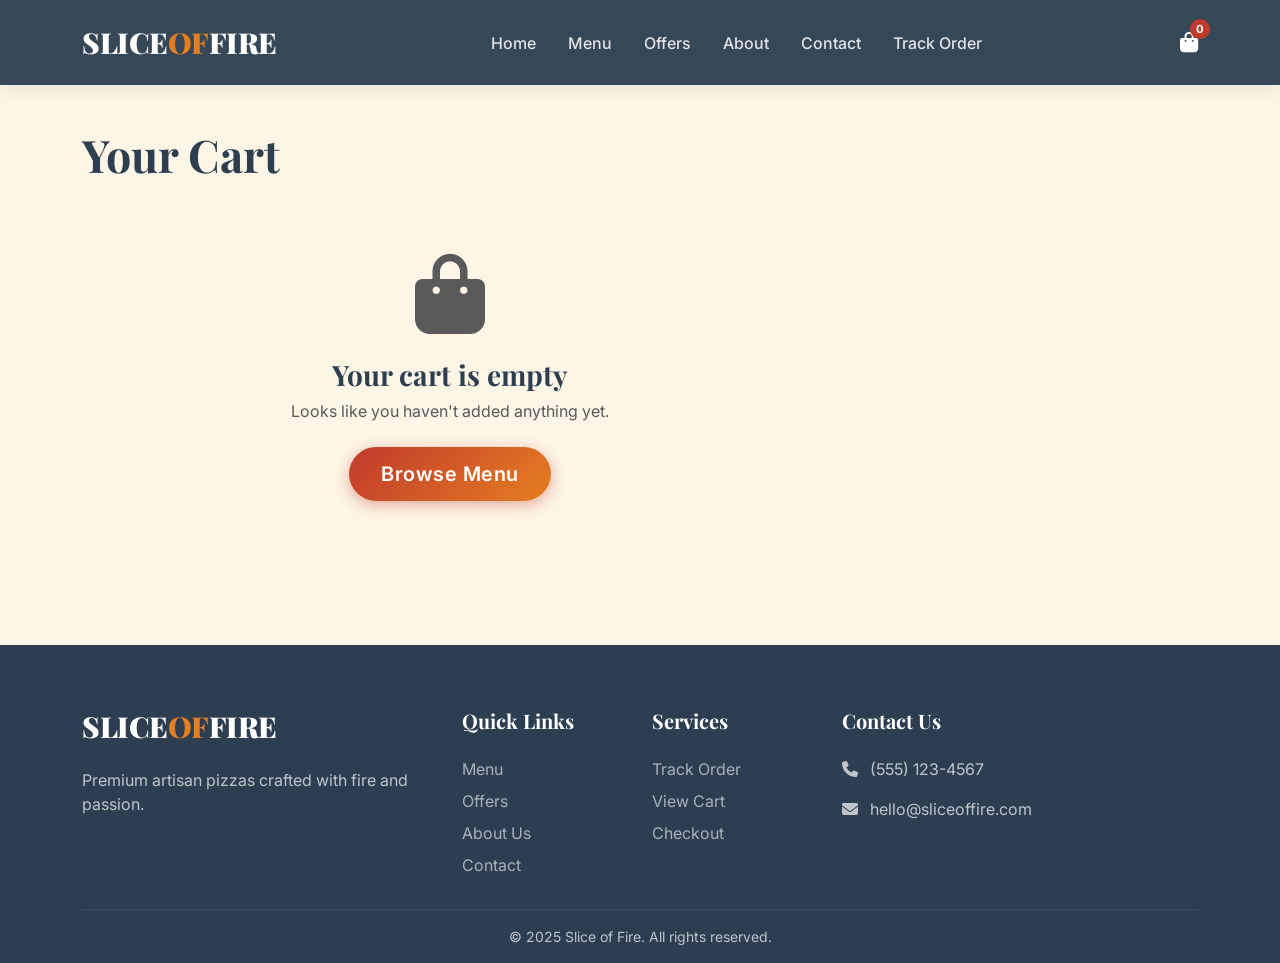
<file: cart.html>
<!DOCTYPE html>
<html lang="en">
<head>
    <meta charset="UTF-8">
    <meta name="viewport" content="width=device-width, initial-scale=1.0">
    <meta name="description" content="Review your cart at Slice of Fire. Update quantities, apply coupons, and proceed to checkout.">
    <title>Your Cart | Slice of Fire</title>
    <link href="https://cdn.jsdelivr.net/npm/bootstrap@5.3.0/dist/css/bootstrap.min.css" rel="stylesheet">
    <link rel="stylesheet" href="https://cdnjs.cloudflare.com/ajax/libs/font-awesome/6.4.0/css/all.min.css">
    <link rel="stylesheet" href="css/style.css">
</head>
<body>
    <div class="loader-wrapper"><div class="pizza-loader"></div></div>

    <nav class="navbar navbar-expand-lg fixed-top">
        <div class="container">
            <a class="navbar-brand" href="index.html">SLICE<span>OF</span>FIRE</a>
            <button class="navbar-toggler" type="button" data-bs-toggle="collapse" data-bs-target="#navbarNav" aria-label="Toggle navigation">
                <span class="navbar-toggler-icon"></span>
            </button>
            <div class="collapse navbar-collapse" id="navbarNav">
                <ul class="navbar-nav mx-auto">
                    <li class="nav-item"><a class="nav-link" href="index.html">Home</a></li>
                    <li class="nav-item"><a class="nav-link" href="menu.html">Menu</a></li>
                    <li class="nav-item"><a class="nav-link" href="offers.html">Offers</a></li>
                    <li class="nav-item"><a class="nav-link" href="about.html">About</a></li>
                    <li class="nav-item"><a class="nav-link" href="contact.html">Contact</a></li>
                    <li class="nav-item"><a class="nav-link" href="order-tracking.html">Track Order</a></li>
                </ul>
                <a href="cart.html" class="cart-icon">
                    <i class="fas fa-shopping-bag"></i>
                    <span class="cart-badge">0</span>
                </a>
            </div>
        </div>
    </nav>

    <section class="py-5" style="margin-top: 80px;">
        <div class="container">
            <h1 class="section-title mb-4">Your Cart</h1>

            <div class="row g-4" id="cart-content">
                <div class="col-lg-8">
                    <div id="cart-items">
                        <!-- Cart items populated by JS -->
                    </div>
                    <!-- Empty Cart State -->
                    <div id="empty-cart" class="text-center py-5 d-none">
                        <i class="fas fa-shopping-bag fa-5x text-muted mb-4"></i>
                        <h3>Your cart is empty</h3>
                        <p class="text-muted mb-4">Looks like you haven't added anything yet.</p>
                        <a href="menu.html" class="btn btn-primary btn-lg">Browse Menu</a>
                    </div>
                </div>

                <div class="col-lg-4" id="cart-summary">
                    <div class="bg-white p-4 rounded-4 shadow-sm sticky-top" style="top: 100px;">
                        <h4 class="mb-4">Order Summary</h4>
                        <div class="d-flex justify-content-between mb-2">
                            <span>Subtotal</span>
                            <span id="subtotal">$0.00</span>
                        </div>
                        <div class="d-flex justify-content-between mb-2">
                            <span>Delivery Fee</span>
                            <span id="delivery-fee">$4.99</span>
                        </div>
                        <div class="d-flex justify-content-between mb-2 text-success" id="discount-row" style="display: none !important;">
                            <span>Discount</span>
                            <span id="discount">-$0.00</span>
                        </div>
                        <hr>
                        <div class="d-flex justify-content-between mb-4">
                            <strong class="fs-5">Total</strong>
                            <strong class="fs-5 text-primary" id="grand-total">$0.00</strong>
                        </div>

                        <!-- Coupon -->
                        <div class="input-group mb-3">
                            <input type="text" id="coupon-input" class="form-control" placeholder="Coupon code">
                            <button class="btn btn-outline-primary" id="apply-coupon">Apply</button>
                        </div>
                        <p class="small text-muted mb-3">Try: FIRE10, SLICE20, WELCOME15</p>

                        <a href="checkout.html" class="btn btn-primary btn-lg w-100" id="checkout-btn">Proceed to Checkout</a>
                    </div>
                </div>
            </div>
        </div>
    </section>

    <footer class="mt-5">
        <div class="container">
            <div class="row g-4">
                <div class="col-lg-4"><h5 class="navbar-brand">SLICE<span>OF</span>FIRE</h5><p>Premium artisan pizzas crafted with fire and passion.</p></div>
                <div class="col-lg-2 col-md-4"><h5>Quick Links</h5><a href="menu.html">Menu</a><a href="offers.html">Offers</a><a href="about.html">About Us</a><a href="contact.html">Contact</a></div>
                <div class="col-lg-2 col-md-4"><h5>Services</h5><a href="order-tracking.html">Track Order</a><a href="cart.html">View Cart</a><a href="checkout.html">Checkout</a></div>
                <div class="col-lg-4 col-md-4"><h5>Contact Us</h5><p><i class="fas fa-phone me-2"></i> (555) 123-4567</p><p><i class="fas fa-envelope me-2"></i> hello@sliceoffire.com</p></div>
            </div>
            <hr class="mt-4 border-secondary">
            <p class="text-center mb-0 small">© 2025 Slice of Fire. All rights reserved.</p>
        </div>
    </footer>

    <script src="https://cdn.jsdelivr.net/npm/bootstrap@5.3.0/dist/js/bootstrap.bundle.min.js"></script>
    <script src="js/main.js"></script>
    <script src="js/cart.js"></script>
</body>
</html>
</file>
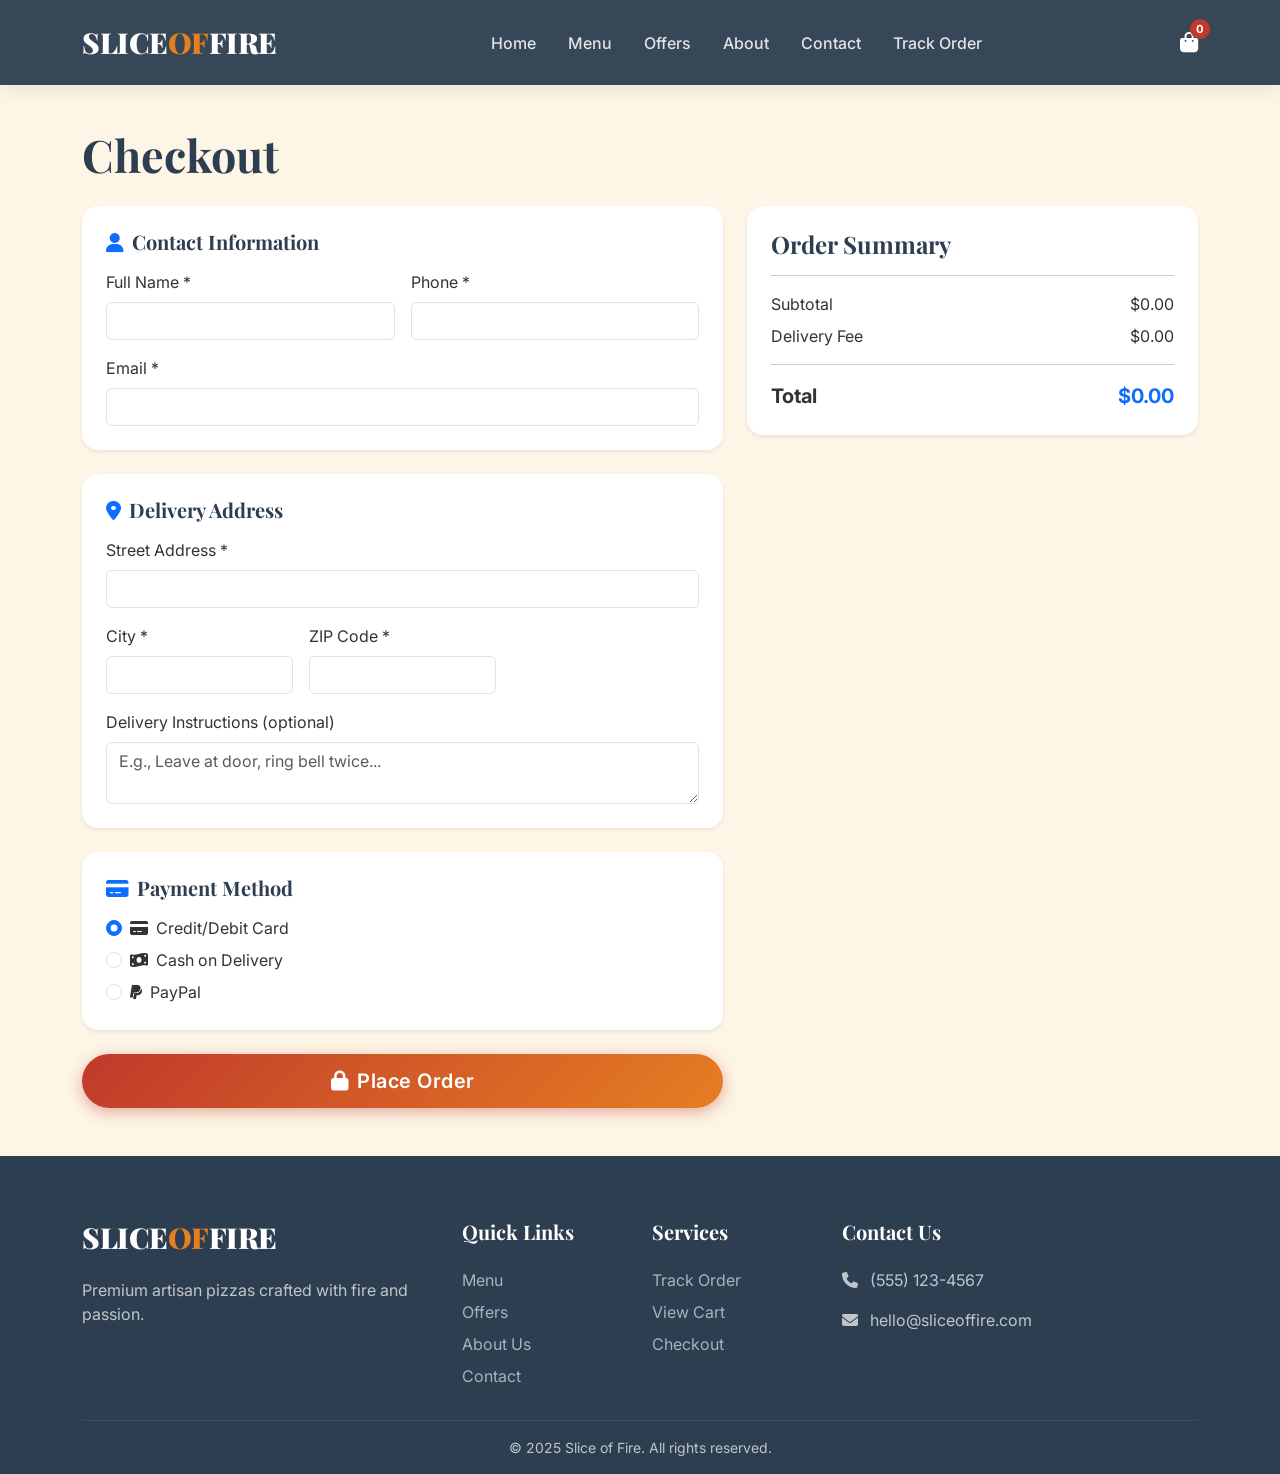
<file: checkout.html>
<!DOCTYPE html>
<html lang="en">
<head>
    <meta charset="UTF-8">
    <meta name="viewport" content="width=device-width, initial-scale=1.0">
    <meta name="description" content="Complete your order at Slice of Fire. Enter your delivery details and payment method.">
    <title>Checkout | Slice of Fire</title>
    <link href="https://cdn.jsdelivr.net/npm/bootstrap@5.3.0/dist/css/bootstrap.min.css" rel="stylesheet">
    <link rel="stylesheet" href="https://cdnjs.cloudflare.com/ajax/libs/font-awesome/6.4.0/css/all.min.css">
    <link rel="stylesheet" href="css/style.css">
</head>
<body>
    <div class="loader-wrapper"><div class="pizza-loader"></div></div>

    <nav class="navbar navbar-expand-lg fixed-top">
        <div class="container">
            <a class="navbar-brand" href="index.html">SLICE<span>OF</span>FIRE</a>
            <button class="navbar-toggler" type="button" data-bs-toggle="collapse" data-bs-target="#navbarNav" aria-label="Toggle navigation">
                <span class="navbar-toggler-icon"></span>
            </button>
            <div class="collapse navbar-collapse" id="navbarNav">
                <ul class="navbar-nav mx-auto">
                    <li class="nav-item"><a class="nav-link" href="index.html">Home</a></li>
                    <li class="nav-item"><a class="nav-link" href="menu.html">Menu</a></li>
                    <li class="nav-item"><a class="nav-link" href="offers.html">Offers</a></li>
                    <li class="nav-item"><a class="nav-link" href="about.html">About</a></li>
                    <li class="nav-item"><a class="nav-link" href="contact.html">Contact</a></li>
                    <li class="nav-item"><a class="nav-link" href="order-tracking.html">Track Order</a></li>
                </ul>
                <a href="cart.html" class="cart-icon">
                    <i class="fas fa-shopping-bag"></i>
                    <span class="cart-badge">0</span>
                </a>
            </div>
        </div>
    </nav>

    <section class="py-5" style="margin-top: 80px;">
        <div class="container">
            <h1 class="section-title mb-4">Checkout</h1>

            <div class="row g-4">
                <div class="col-lg-7">
                    <form id="checkout-form">
                        <!-- Customer Info -->
                        <div class="bg-white p-4 rounded-4 shadow-sm mb-4">
                            <h5 class="mb-3"><i class="fas fa-user me-2 text-primary"></i>Contact Information</h5>
                            <div class="row g-3">
                                <div class="col-md-6">
                                    <label for="fullName" class="form-label">Full Name *</label>
                                    <input type="text" class="form-control" id="fullName" required>
                                </div>
                                <div class="col-md-6">
                                    <label for="phone" class="form-label">Phone *</label>
                                    <input type="tel" class="form-control" id="phone" required>
                                </div>
                                <div class="col-12">
                                    <label for="email" class="form-label">Email *</label>
                                    <input type="email" class="form-control" id="email" required>
                                </div>
                            </div>
                        </div>

                        <!-- Delivery Address -->
                        <div class="bg-white p-4 rounded-4 shadow-sm mb-4">
                            <h5 class="mb-3"><i class="fas fa-map-marker-alt me-2 text-primary"></i>Delivery Address</h5>
                            <div class="row g-3">
                                <div class="col-12">
                                    <label for="address" class="form-label">Street Address *</label>
                                    <input type="text" class="form-control" id="address" required>
                                </div>
                                <div class="col-md-4">
                                    <label for="city" class="form-label">City *</label>
                                    <input type="text" class="form-control" id="city" required>
                                </div>
                                <div class="col-md-4">
                                    <label for="zip" class="form-label">ZIP Code *</label>
                                    <input type="text" class="form-control" id="zip" required>
                                </div>
                                <div class="col-12">
                                    <label for="instructions" class="form-label">Delivery Instructions (optional)</label>
                                    <textarea class="form-control" id="instructions" rows="2" placeholder="E.g., Leave at door, ring bell twice..."></textarea>
                                </div>
                            </div>
                        </div>

                        <!-- Payment Method -->
                        <div class="bg-white p-4 rounded-4 shadow-sm mb-4">
                            <h5 class="mb-3"><i class="fas fa-credit-card me-2 text-primary"></i>Payment Method</h5>
                            <div class="form-check mb-2">
                                <input class="form-check-input" type="radio" name="payment" id="card" value="card" checked>
                                <label class="form-check-label" for="card"><i class="fas fa-credit-card me-2"></i>Credit/Debit Card</label>
                            </div>
                            <div class="form-check mb-2">
                                <input class="form-check-input" type="radio" name="payment" id="cash" value="cash">
                                <label class="form-check-label" for="cash"><i class="fas fa-money-bill-wave me-2"></i>Cash on Delivery</label>
                            </div>
                            <div class="form-check">
                                <input class="form-check-input" type="radio" name="payment" id="paypal" value="paypal">
                                <label class="form-check-label" for="paypal"><i class="fab fa-paypal me-2"></i>PayPal</label>
                            </div>
                        </div>

                        <button type="submit" class="btn btn-primary btn-lg w-100">
                            <i class="fas fa-lock me-2"></i>Place Order
                        </button>
                    </form>
                </div>

                <!-- Order Summary -->
                <div class="col-lg-5">
                    <div class="bg-white p-4 rounded-4 shadow-sm sticky-top" style="top: 100px;">
                        <h4 class="mb-3">Order Summary</h4>
                        <div id="checkout-summary-items">
                            <!-- Populated by JS -->
                        </div>
                        <hr>
                        <div class="d-flex justify-content-between mb-2">
                            <span>Subtotal</span><span id="checkout-subtotal">$0.00</span>
                        </div>
                        <div class="d-flex justify-content-between mb-2">
                            <span>Delivery Fee</span><span id="checkout-delivery">$0.00</span>
                        </div>
                        <div class="d-flex justify-content-between mb-2 text-success" id="checkout-discount-row" style="display: none !important;">
                            <span>Discount</span><span id="checkout-discount">-$0.00</span>
                        </div>
                        <hr>
                        <div class="d-flex justify-content-between">
                            <strong class="fs-5">Total</strong>
                            <strong class="fs-5 text-primary" id="checkout-total">$0.00</strong>
                        </div>
                    </div>
                </div>
            </div>
        </div>
    </section>

    <footer>
        <div class="container">
            <div class="row g-4">
                <div class="col-lg-4"><h5 class="navbar-brand">SLICE<span>OF</span>FIRE</h5><p>Premium artisan pizzas crafted with fire and passion.</p></div>
                <div class="col-lg-2 col-md-4"><h5>Quick Links</h5><a href="menu.html">Menu</a><a href="offers.html">Offers</a><a href="about.html">About Us</a><a href="contact.html">Contact</a></div>
                <div class="col-lg-2 col-md-4"><h5>Services</h5><a href="order-tracking.html">Track Order</a><a href="cart.html">View Cart</a><a href="checkout.html">Checkout</a></div>
                <div class="col-lg-4 col-md-4"><h5>Contact Us</h5><p><i class="fas fa-phone me-2"></i> (555) 123-4567</p><p><i class="fas fa-envelope me-2"></i> hello@sliceoffire.com</p></div>
            </div>
            <hr class="mt-4 border-secondary">
            <p class="text-center mb-0 small">© 2025 Slice of Fire. All rights reserved.</p>
        </div>
    </footer>

    <script src="https://cdn.jsdelivr.net/npm/bootstrap@5.3.0/dist/js/bootstrap.bundle.min.js"></script>
    <script src="js/main.js"></script>
    <script src="js/checkout.js"></script>
</body>
</html>
</file>
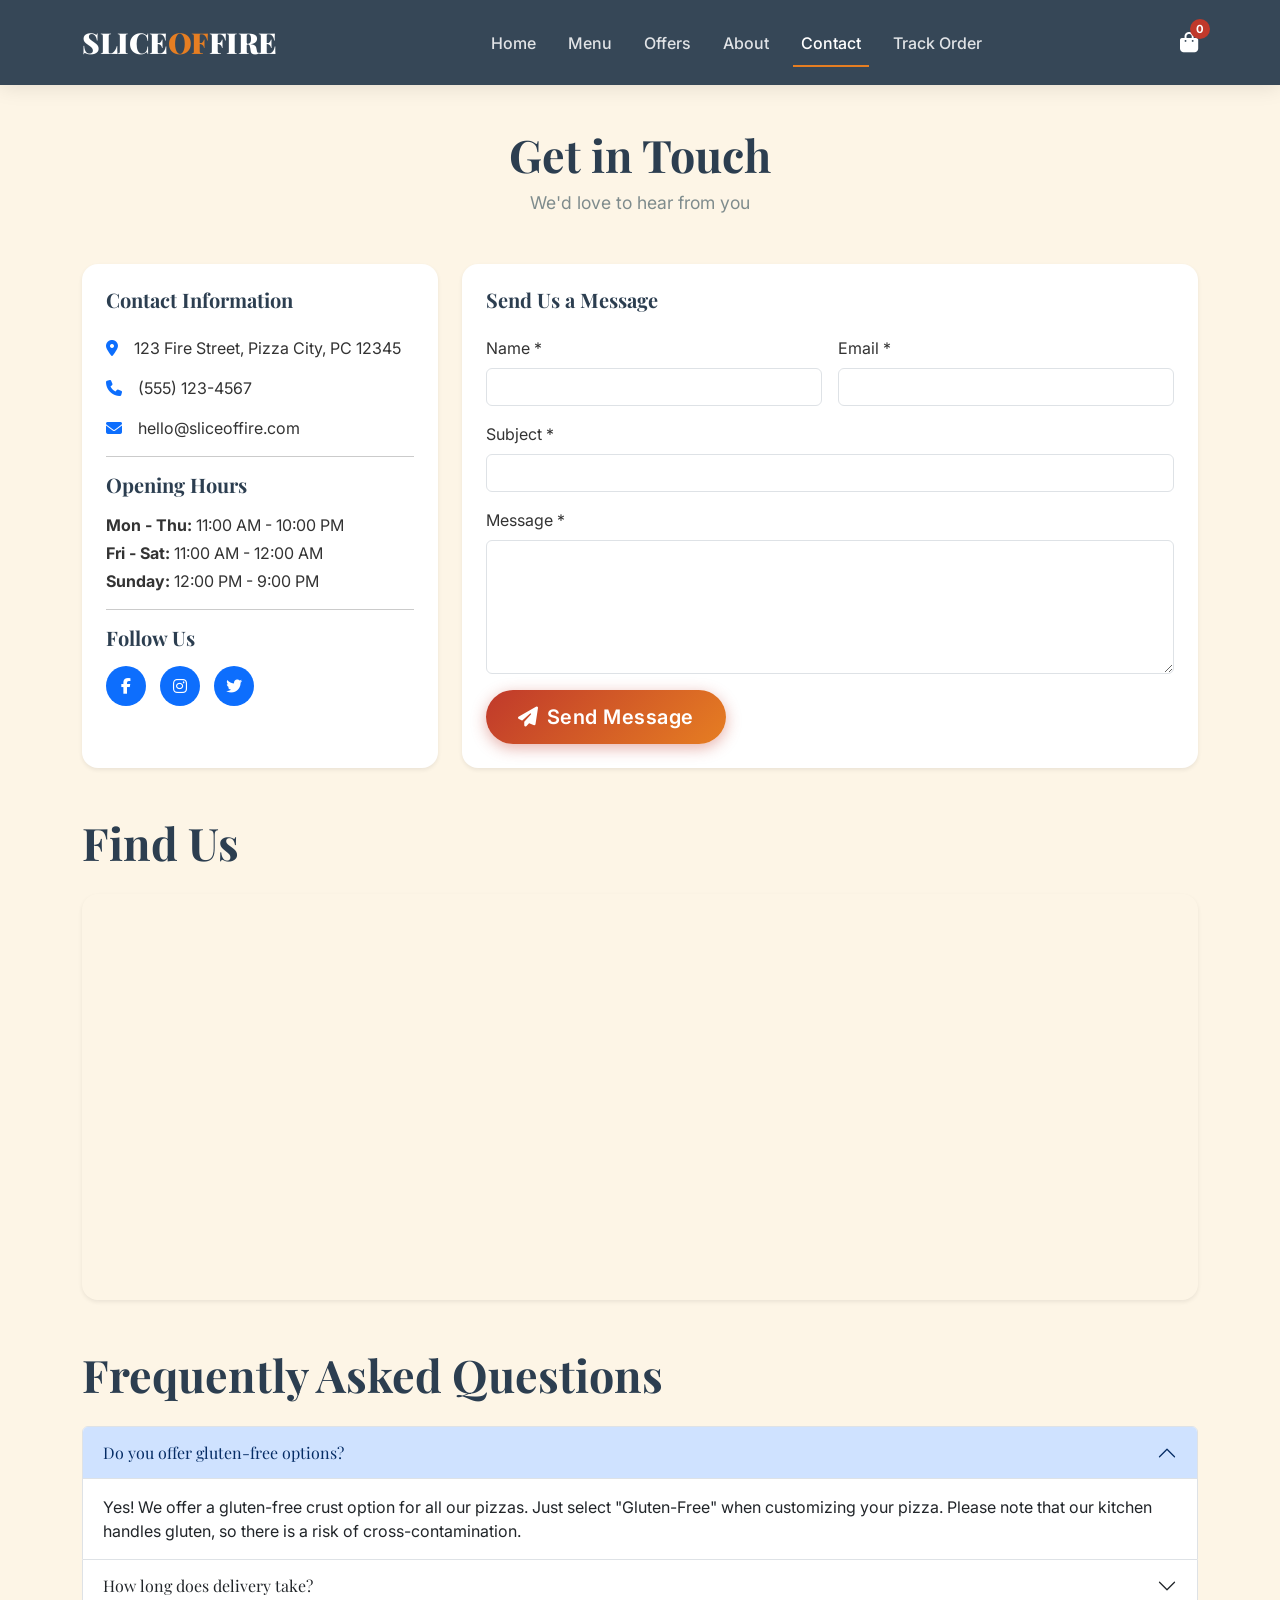
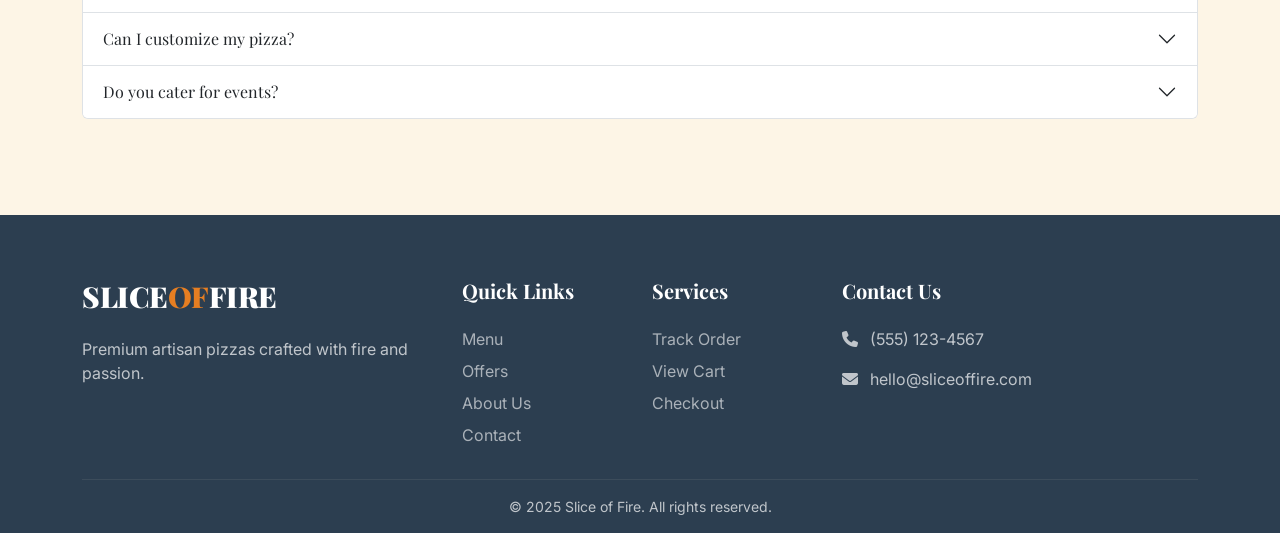
<file: contact.html>
<!DOCTYPE html>
<html lang="en">
<head>
    <meta charset="UTF-8">
    <meta name="viewport" content="width=device-width, initial-scale=1.0">
    <meta name="description" content="Get in touch with Slice of Fire. Find our location, opening hours, and send us a message.">
    <title>Contact Us | Slice of Fire</title>
    <link href="https://cdn.jsdelivr.net/npm/bootstrap@5.3.0/dist/css/bootstrap.min.css" rel="stylesheet">
    <link rel="stylesheet" href="https://cdnjs.cloudflare.com/ajax/libs/font-awesome/6.4.0/css/all.min.css">
    <link rel="stylesheet" href="css/style.css">
</head>
<body>
    <div class="loader-wrapper"><div class="pizza-loader"></div></div>

    <nav class="navbar navbar-expand-lg fixed-top">
        <div class="container">
            <a class="navbar-brand" href="index.html">SLICE<span>OF</span>FIRE</a>
            <button class="navbar-toggler" type="button" data-bs-toggle="collapse" data-bs-target="#navbarNav" aria-label="Toggle navigation">
                <span class="navbar-toggler-icon"></span>
            </button>
            <div class="collapse navbar-collapse" id="navbarNav">
                <ul class="navbar-nav mx-auto">
                    <li class="nav-item"><a class="nav-link" href="index.html">Home</a></li>
                    <li class="nav-item"><a class="nav-link" href="menu.html">Menu</a></li>
                    <li class="nav-item"><a class="nav-link" href="offers.html">Offers</a></li>
                    <li class="nav-item"><a class="nav-link" href="about.html">About</a></li>
                    <li class="nav-item"><a class="nav-link active" href="contact.html">Contact</a></li>
                    <li class="nav-item"><a class="nav-link" href="order-tracking.html">Track Order</a></li>
                </ul>
                <a href="cart.html" class="cart-icon">
                    <i class="fas fa-shopping-bag"></i>
                    <span class="cart-badge">0</span>
                </a>
            </div>
        </div>
    </nav>

    <section class="py-5" style="margin-top: 80px;">
        <div class="container">
            <div class="text-center mb-5">
                <h1 class="section-title reveal">Get in Touch</h1>
                <p class="section-subtitle reveal">We'd love to hear from you</p>
            </div>

            <div class="row g-4">
                <!-- Contact Info -->
                <div class="col-lg-4 reveal">
                    <div class="bg-white p-4 rounded-4 shadow-sm h-100">
                        <h5 class="mb-4">Contact Information</h5>
                        <p><i class="fas fa-map-marker-alt me-3 text-primary"></i>123 Fire Street, Pizza City, PC 12345</p>
                        <p><i class="fas fa-phone me-3 text-primary"></i>(555) 123-4567</p>
                        <p><i class="fas fa-envelope me-3 text-primary"></i>hello@sliceoffire.com</p>
                        <hr>
                        <h5 class="mb-3">Opening Hours</h5>
                        <p class="mb-1"><strong>Mon - Thu:</strong> 11:00 AM - 10:00 PM</p>
                        <p class="mb-1"><strong>Fri - Sat:</strong> 11:00 AM - 12:00 AM</p>
                        <p><strong>Sunday:</strong> 12:00 PM - 9:00 PM</p>
                        <hr>
                        <h5 class="mb-3">Follow Us</h5>
                        <a href="#" class="social-icon bg-primary text-white"><i class="fab fa-facebook-f"></i></a>
                        <a href="#" class="social-icon bg-primary text-white"><i class="fab fa-instagram"></i></a>
                        <a href="#" class="social-icon bg-primary text-white"><i class="fab fa-twitter"></i></a>
                    </div>
                </div>

                <!-- Contact Form -->
                <div class="col-lg-8 reveal">
                    <div class="bg-white p-4 rounded-4 shadow-sm">
                        <h5 class="mb-4">Send Us a Message</h5>
                        <form id="contact-form">
                            <div class="row g-3">
                                <div class="col-md-6">
                                    <label for="contact-name" class="form-label">Name *</label>
                                    <input type="text" class="form-control" id="contact-name" required>
                                </div>
                                <div class="col-md-6">
                                    <label for="contact-email" class="form-label">Email *</label>
                                    <input type="email" class="form-control" id="contact-email" required>
                                </div>
                                <div class="col-12">
                                    <label for="contact-subject" class="form-label">Subject *</label>
                                    <input type="text" class="form-control" id="contact-subject" required>
                                </div>
                                <div class="col-12">
                                    <label for="contact-message" class="form-label">Message *</label>
                                    <textarea class="form-control" id="contact-message" rows="5" required></textarea>
                                </div>
                                <div class="col-12">
                                    <button type="submit" class="btn btn-primary btn-lg">
                                        <i class="fas fa-paper-plane me-2"></i>Send Message
                                    </button>
                                </div>
                            </div>
                        </form>
                    </div>
                </div>
            </div>

            <!-- Location Map -->
            <div class="mt-5 reveal">
                <h2 class="section-title mb-4">Find Us</h2>
                <div class="rounded-4 overflow-hidden shadow-sm">
                    <iframe src="https://www.openstreetmap.org/export/embed.html?bbox=-0.1276%2C51.5074%2C-0.1276%2C51.5074&layer=mapnik" 
                            width="100%" height="400" style="border:0;" allowfullscreen="" loading="lazy"></iframe>
                </div>
            </div>

            <!-- FAQ -->
            <div class="mt-5">
                <h2 class="section-title mb-4 reveal">Frequently Asked Questions</h2>
                <div class="accordion reveal" id="faqAccordion">
                    <div class="accordion-item">
                        <h2 class="accordion-header">
                            <button class="accordion-button" type="button" data-bs-toggle="collapse" data-bs-target="#faq1">
                                Do you offer gluten-free options?
                            </button>
                        </h2>
                        <div id="faq1" class="accordion-collapse collapse show" data-bs-parent="#faqAccordion">
                            <div class="accordion-body">Yes! We offer a gluten-free crust option for all our pizzas. Just select "Gluten-Free" when customizing your pizza. Please note that our kitchen handles gluten, so there is a risk of cross-contamination.</div>
                        </div>
                    </div>
                    <div class="accordion-item">
                        <h2 class="accordion-header">
                            <button class="accordion-button collapsed" type="button" data-bs-toggle="collapse" data-bs-target="#faq2">
                                How long does delivery take?
                            </button>
                        </h2>
                        <div id="faq2" class="accordion-collapse collapse" data-bs-parent="#faqAccordion">
                            <div class="accordion-body">Our average delivery time is 30-35 minutes. You can track your order in real-time on our <a href="order-tracking.html">Order Tracking</a> page.</div>
                        </div>
                    </div>
                    <div class="accordion-item">
                        <h2 class="accordion-header">
                            <button class="accordion-button collapsed" type="button" data-bs-toggle="collapse" data-bs-target="#faq3">
                                Can I customize my pizza?
                            </button>
                        </h2>
                        <div id="faq3" class="accordion-collapse collapse" data-bs-parent="#faqAccordion">
                            <div class="accordion-body">Absolutely! Visit our <a href="pizza-details.html">Pizza Details</a> page to choose your size, crust, and add extra toppings. You can also leave special instructions at checkout.</div>
                        </div>
                    </div>
                    <div class="accordion-item">
                        <h2 class="accordion-header">
                            <button class="accordion-button collapsed" type="button" data-bs-toggle="collapse" data-bs-target="#faq4">
                                Do you cater for events?
                            </button>
                        </h2>
                        <div id="faq4" class="accordion-collapse collapse" data-bs-parent="#faqAccordion">
                            <div class="accordion-body">Yes, we offer catering for events large and small. Please contact us at events@sliceoffire.com for a custom quote.</div>
                        </div>
                    </div>
                </div>
            </div>
        </div>
    </section>

    <footer class="mt-5">
        <div class="container">
            <div class="row g-4">
                <div class="col-lg-4"><h5 class="navbar-brand">SLICE<span>OF</span>FIRE</h5><p>Premium artisan pizzas crafted with fire and passion.</p></div>
                <div class="col-lg-2 col-md-4"><h5>Quick Links</h5><a href="menu.html">Menu</a><a href="offers.html">Offers</a><a href="about.html">About Us</a><a href="contact.html">Contact</a></div>
                <div class="col-lg-2 col-md-4"><h5>Services</h5><a href="order-tracking.html">Track Order</a><a href="cart.html">View Cart</a><a href="checkout.html">Checkout</a></div>
                <div class="col-lg-4 col-md-4"><h5>Contact Us</h5><p><i class="fas fa-phone me-2"></i> (555) 123-4567</p><p><i class="fas fa-envelope me-2"></i> hello@sliceoffire.com</p></div>
            </div>
            <hr class="mt-4 border-secondary">
            <p class="text-center mb-0 small">© 2025 Slice of Fire. All rights reserved.</p>
        </div>
    </footer>

    <script src="https://cdn.jsdelivr.net/npm/bootstrap@5.3.0/dist/js/bootstrap.bundle.min.js"></script>
    <script src="js/main.js"></script>
    <script>
        document.getElementById('contact-form')?.addEventListener('submit', (e) => {
            e.preventDefault();
            alert('Thank you for your message! We will get back to you within 24 hours.');
            e.target.reset();
        });
    </script>
</body>
</html>
</file>
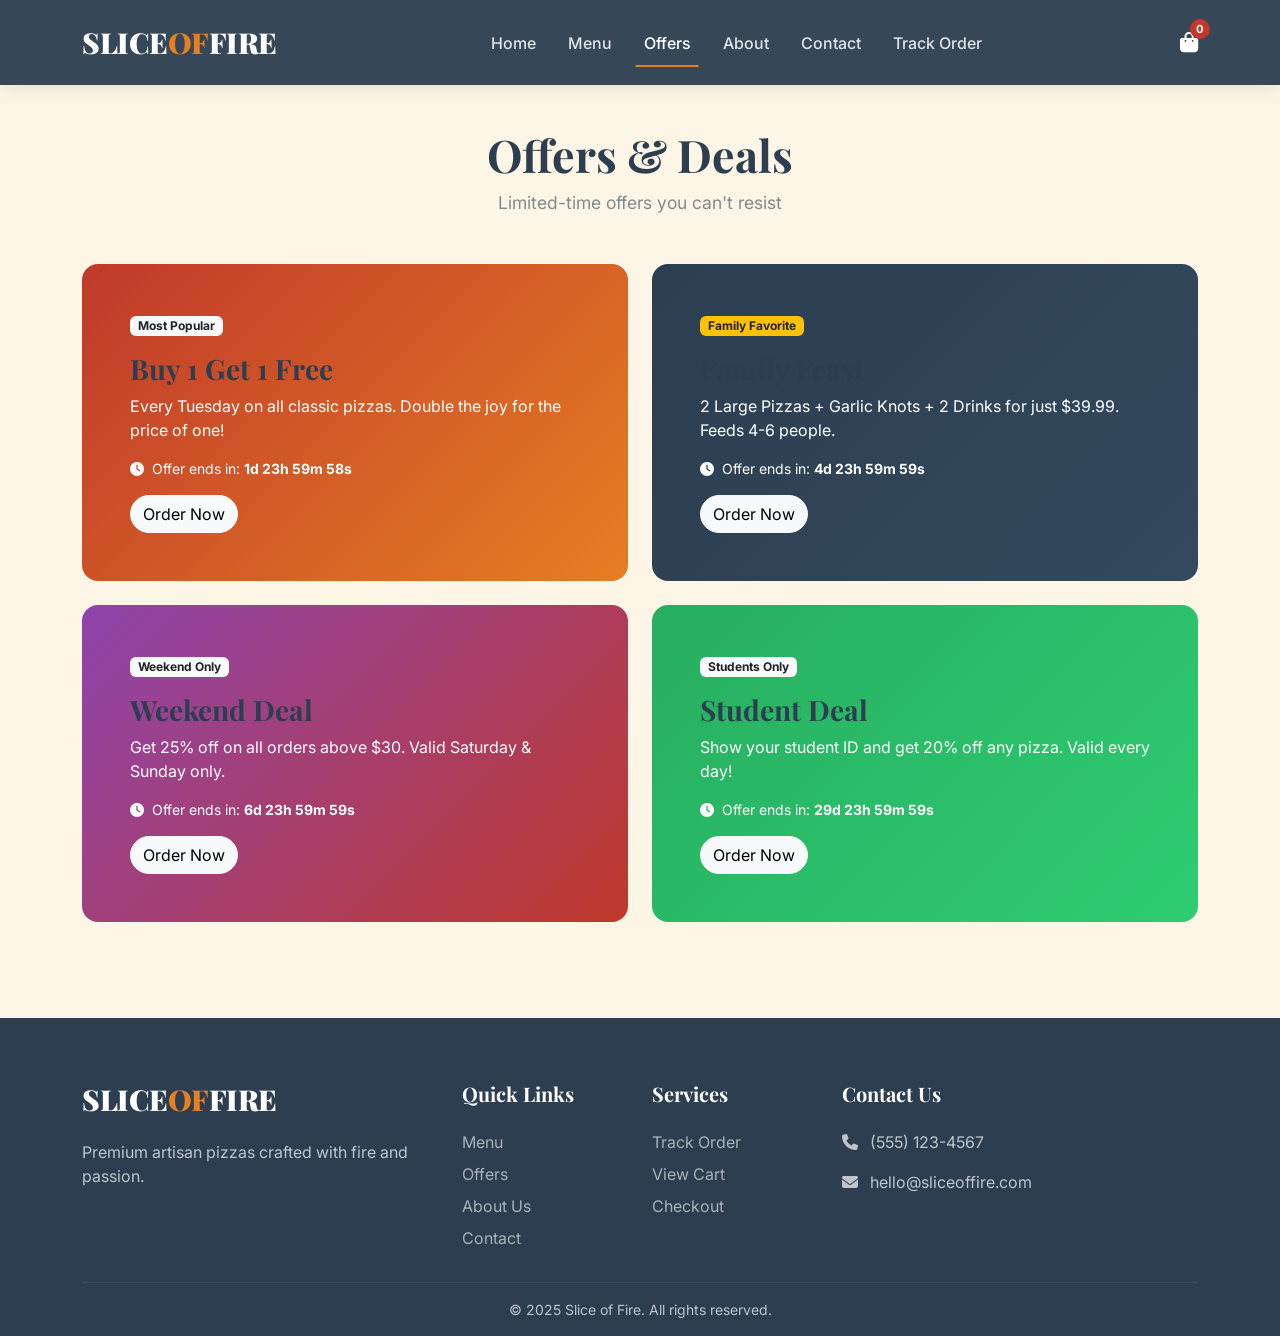
<file: offers.html>
<!DOCTYPE html>
<html lang="en">
<head>
    <meta charset="UTF-8">
    <meta name="viewport" content="width=device-width, initial-scale=1.0">
    <meta name="description" content="Exclusive offers and deals at Slice of Fire. Buy 1 Get 1, Family Deals, Weekend Specials and more.">
    <title>Offers & Deals | Slice of Fire</title>
    <link href="https://cdn.jsdelivr.net/npm/bootstrap@5.3.0/dist/css/bootstrap.min.css" rel="stylesheet">
    <link rel="stylesheet" href="https://cdnjs.cloudflare.com/ajax/libs/font-awesome/6.4.0/css/all.min.css">
    <link rel="stylesheet" href="css/style.css">
</head>
<body>
    <div class="loader-wrapper"><div class="pizza-loader"></div></div>

    <nav class="navbar navbar-expand-lg fixed-top">
        <div class="container">
            <a class="navbar-brand" href="index.html">SLICE<span>OF</span>FIRE</a>
            <button class="navbar-toggler" type="button" data-bs-toggle="collapse" data-bs-target="#navbarNav" aria-label="Toggle navigation">
                <span class="navbar-toggler-icon"></span>
            </button>
            <div class="collapse navbar-collapse" id="navbarNav">
                <ul class="navbar-nav mx-auto">
                    <li class="nav-item"><a class="nav-link" href="index.html">Home</a></li>
                    <li class="nav-item"><a class="nav-link" href="menu.html">Menu</a></li>
                    <li class="nav-item"><a class="nav-link active" href="offers.html">Offers</a></li>
                    <li class="nav-item"><a class="nav-link" href="about.html">About</a></li>
                    <li class="nav-item"><a class="nav-link" href="contact.html">Contact</a></li>
                    <li class="nav-item"><a class="nav-link" href="order-tracking.html">Track Order</a></li>
                </ul>
                <a href="cart.html" class="cart-icon">
                    <i class="fas fa-shopping-bag"></i>
                    <span class="cart-badge">0</span>
                </a>
            </div>
        </div>
    </nav>

    <section class="py-5" style="margin-top: 80px;">
        <div class="container">
            <div class="text-center mb-5">
                <h1 class="section-title reveal">Offers & Deals</h1>
                <p class="section-subtitle reveal">Limited-time offers you can't resist</p>
            </div>

            <div class="row g-4">
                <!-- Deal 1 -->
                <div class="col-md-6 reveal">
                    <div class="deal-card p-5 rounded-4 text-white h-100" style="background: linear-gradient(135deg, #C0392B, #E67E22);">
                        <span class="badge bg-light text-dark mb-3">Most Popular</span>
                        <h3>Buy 1 Get 1 Free</h3>
                        <p>Every Tuesday on all classic pizzas. Double the joy for the price of one!</p>
                        <p class="small mb-3"><i class="fas fa-clock me-1"></i> Offer ends in: <span id="countdown-1" class="fw-bold"></span></p>
                        <a href="menu.html" class="btn btn-light rounded-pill">Order Now</a>
                    </div>
                </div>

                <!-- Deal 2 -->
                <div class="col-md-6 reveal">
                    <div class="deal-card p-5 rounded-4 text-white h-100" style="background: linear-gradient(135deg, #2C3E50, #34495E);">
                        <span class="badge bg-warning text-dark mb-3">Family Favorite</span>
                        <h3>Family Feast</h3>
                        <p>2 Large Pizzas + Garlic Knots + 2 Drinks for just $39.99. Feeds 4-6 people.</p>
                        <p class="small mb-3"><i class="fas fa-clock me-1"></i> Offer ends in: <span id="countdown-2" class="fw-bold"></span></p>
                        <a href="menu.html" class="btn btn-light rounded-pill">Order Now</a>
                    </div>
                </div>

                <!-- Deal 3 -->
                <div class="col-md-6 reveal">
                    <div class="deal-card p-5 rounded-4 text-white h-100" style="background: linear-gradient(135deg, #8E44AD, #C0392B);">
                        <span class="badge bg-light text-dark mb-3">Weekend Only</span>
                        <h3>Weekend Deal</h3>
                        <p>Get 25% off on all orders above $30. Valid Saturday & Sunday only.</p>
                        <p class="small mb-3"><i class="fas fa-clock me-1"></i> Offer ends in: <span id="countdown-3" class="fw-bold"></span></p>
                        <a href="menu.html" class="btn btn-light rounded-pill">Order Now</a>
                    </div>
                </div>

                <!-- Deal 4 -->
                <div class="col-md-6 reveal">
                    <div class="deal-card p-5 rounded-4 text-white h-100" style="background: linear-gradient(135deg, #27AE60, #2ECC71);">
                        <span class="badge bg-light text-dark mb-3">Students Only</span>
                        <h3>Student Deal</h3>
                        <p>Show your student ID and get 20% off any pizza. Valid every day!</p>
                        <p class="small mb-3"><i class="fas fa-clock me-1"></i> Offer ends in: <span id="countdown-4" class="fw-bold"></span></p>
                        <a href="menu.html" class="btn btn-light rounded-pill">Order Now</a>
                    </div>
                </div>
            </div>
        </div>
    </section>

    <footer class="mt-5">
        <div class="container">
            <div class="row g-4">
                <div class="col-lg-4"><h5 class="navbar-brand">SLICE<span>OF</span>FIRE</h5><p>Premium artisan pizzas crafted with fire and passion.</p></div>
                <div class="col-lg-2 col-md-4"><h5>Quick Links</h5><a href="menu.html">Menu</a><a href="offers.html">Offers</a><a href="about.html">About Us</a><a href="contact.html">Contact</a></div>
                <div class="col-lg-2 col-md-4"><h5>Services</h5><a href="order-tracking.html">Track Order</a><a href="cart.html">View Cart</a><a href="checkout.html">Checkout</a></div>
                <div class="col-lg-4 col-md-4"><h5>Contact Us</h5><p><i class="fas fa-phone me-2"></i> (555) 123-4567</p><p><i class="fas fa-envelope me-2"></i> hello@sliceoffire.com</p></div>
            </div>
            <hr class="mt-4 border-secondary">
            <p class="text-center mb-0 small">© 2025 Slice of Fire. All rights reserved.</p>
        </div>
    </footer>

    <script src="https://cdn.jsdelivr.net/npm/bootstrap@5.3.0/dist/js/bootstrap.bundle.min.js"></script>
    <script src="js/main.js"></script>
    <script>
        // Countdown timers
        function startCountdown(elementId, daysFromNow) {
            const endDate = new Date();
            endDate.setDate(endDate.getDate() + daysFromNow);
            const el = document.getElementById(elementId);
            if (!el) return;

            function update() {
                const now = new Date().getTime();
                const distance = endDate.getTime() - now;

                if (distance < 0) {
                    el.textContent = "Expired";
                    return;
                }

                const days = Math.floor(distance / (1000 * 60 * 60 * 24));
                const hours = Math.floor((distance % (1000 * 60 * 60 * 24)) / (1000 * 60 * 60));
                const minutes = Math.floor((distance % (1000 * 60 * 60)) / (1000 * 60));
                const seconds = Math.floor((distance % (1000 * 60)) / 1000);

                el.textContent = `${days}d ${hours}h ${minutes}m ${seconds}s`;
            }

            update();
            setInterval(update, 1000);
        }

        startCountdown('countdown-1', 2);
        startCountdown('countdown-2', 5);
        startCountdown('countdown-3', 7);
        startCountdown('countdown-4', 30);
    </script>
</body>
</html>
</file>
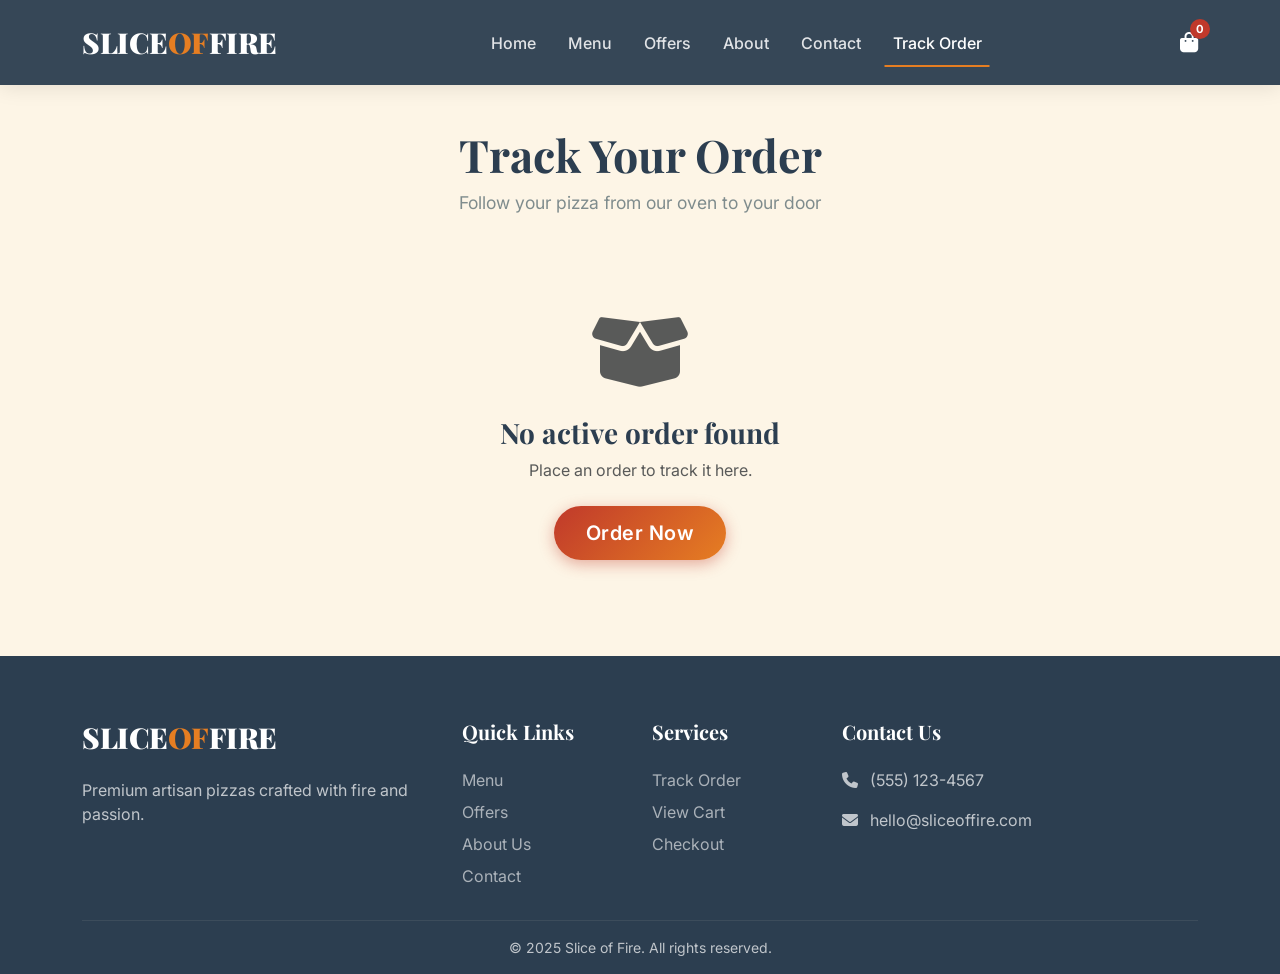
<file: order-tracking.html>
<!DOCTYPE html>
<html lang="en">
<head>
    <meta charset="UTF-8">
    <meta name="viewport" content="width=device-width, initial-scale=1.0">
    <meta name="description" content="Track your Slice of Fire order in real-time. See when your pizza is being prepared, baked, and delivered.">
    <title>Track Order | Slice of Fire</title>
    <link href="https://cdn.jsdelivr.net/npm/bootstrap@5.3.0/dist/css/bootstrap.min.css" rel="stylesheet">
    <link rel="stylesheet" href="https://cdnjs.cloudflare.com/ajax/libs/font-awesome/6.4.0/css/all.min.css">
    <link rel="stylesheet" href="css/style.css">
</head>
<body>
    <div class="loader-wrapper"><div class="pizza-loader"></div></div>

    <nav class="navbar navbar-expand-lg fixed-top">
        <div class="container">
            <a class="navbar-brand" href="index.html">SLICE<span>OF</span>FIRE</a>
            <button class="navbar-toggler" type="button" data-bs-toggle="collapse" data-bs-target="#navbarNav" aria-label="Toggle navigation">
                <span class="navbar-toggler-icon"></span>
            </button>
            <div class="collapse navbar-collapse" id="navbarNav">
                <ul class="navbar-nav mx-auto">
                    <li class="nav-item"><a class="nav-link" href="index.html">Home</a></li>
                    <li class="nav-item"><a class="nav-link" href="menu.html">Menu</a></li>
                    <li class="nav-item"><a class="nav-link" href="offers.html">Offers</a></li>
                    <li class="nav-item"><a class="nav-link" href="about.html">About</a></li>
                    <li class="nav-item"><a class="nav-link" href="contact.html">Contact</a></li>
                    <li class="nav-item"><a class="nav-link active" href="order-tracking.html">Track Order</a></li>
                </ul>
                <a href="cart.html" class="cart-icon">
                    <i class="fas fa-shopping-bag"></i>
                    <span class="cart-badge">0</span>
                </a>
            </div>
        </div>
    </nav>

    <section class="py-5" style="margin-top: 80px;">
        <div class="container">
            <div class="text-center mb-5">
                <h1 class="section-title">Track Your Order</h1>
                <p class="section-subtitle">Follow your pizza from our oven to your door</p>
            </div>

            <!-- No Order State -->
            <div id="no-order" class="text-center py-5 d-none">
                <i class="fas fa-box-open fa-5x text-muted mb-4"></i>
                <h3>No active order found</h3>
                <p class="text-muted mb-4">Place an order to track it here.</p>
                <a href="menu.html" class="btn btn-primary btn-lg">Order Now</a>
            </div>

            <!-- Order Tracking -->
            <div id="tracking-content" class="d-none">
                <!-- Order Info Card -->
                <div class="bg-white p-4 rounded-4 shadow-sm mb-5">
                    <div class="row">
                        <div class="col-md-6">
                            <h5 class="mb-2">Order <span class="text-primary" id="order-number"></span></h5>
                            <p class="text-muted mb-1"><i class="fas fa-user me-2"></i><span id="order-customer"></span></p>
                            <p class="text-muted mb-1"><i class="fas fa-map-marker-alt me-2"></i><span id="order-address"></span></p>
                        </div>
                        <div class="col-md-6 text-md-end">
                            <p class="text-muted mb-1"><i class="fas fa-clock me-2"></i>Estimated Delivery</p>
                            <h4 class="text-primary" id="order-eta"></h4>
                        </div>
                    </div>
                </div>

                <!-- Timeline -->
                <div class="tracking-timeline">
                    <div class="tracking-progress-bar" id="progress-bar"></div>
                    <div class="tracking-step" data-step="0">
                        <div class="step-icon"><i class="fas fa-check"></i></div>
                        <div class="step-label">Order Confirmed</div>
                    </div>
                    <div class="tracking-step" data-step="1">
                        <div class="step-icon"><i class="fas fa-utensils"></i></div>
                        <div class="step-label">Preparing</div>
                    </div>
                    <div class="tracking-step" data-step="2">
                        <div class="step-icon"><i class="fas fa-fire"></i></div>
                        <div class="step-label">Baking</div>
                    </div>
                    <div class="tracking-step" data-step="3">
                        <div class="step-icon"><i class="fas fa-truck"></i></div>
                        <div class="step-label">Out for Delivery</div>
                    </div>
                    <div class="tracking-step" data-step="4">
                        <div class="step-icon"><i class="fas fa-home"></i></div>
                        <div class="step-label">Delivered</div>
                    </div>
                </div>

                <!-- Order Items -->
                <div class="bg-white p-4 rounded-4 shadow-sm mt-4">
                    <h5 class="mb-3">Order Details</h5>
                    <div id="order-items-list"></div>
                    <hr>
                    <div class="d-flex justify-content-between"><span>Total Paid</span><strong id="order-total"></strong></div>
                </div>
            </div>
        </div>
    </section>

    <footer>
        <div class="container">
            <div class="row g-4">
                <div class="col-lg-4"><h5 class="navbar-brand">SLICE<span>OF</span>FIRE</h5><p>Premium artisan pizzas crafted with fire and passion.</p></div>
                <div class="col-lg-2 col-md-4"><h5>Quick Links</h5><a href="menu.html">Menu</a><a href="offers.html">Offers</a><a href="about.html">About Us</a><a href="contact.html">Contact</a></div>
                <div class="col-lg-2 col-md-4"><h5>Services</h5><a href="order-tracking.html">Track Order</a><a href="cart.html">View Cart</a><a href="checkout.html">Checkout</a></div>
                <div class="col-lg-4 col-md-4"><h5>Contact Us</h5><p><i class="fas fa-phone me-2"></i> (555) 123-4567</p><p><i class="fas fa-envelope me-2"></i> hello@sliceoffire.com</p></div>
            </div>
            <hr class="mt-4 border-secondary">
            <p class="text-center mb-0 small">© 2025 Slice of Fire. All rights reserved.</p>
        </div>
    </footer>

    <script src="https://cdn.jsdelivr.net/npm/bootstrap@5.3.0/dist/js/bootstrap.bundle.min.js"></script>
    <script src="js/main.js"></script>
    <script src="js/order.js"></script>
</body>
</html>
</file>
<file: css/style.css>
/* --- Google Fonts --- */
@import url('https://fonts.googleapis.com/css2?family=Playfair+Display:wght@700;900&family=Inter:wght@300;400;500;600;700&display=swap');

/* --- CSS Variables --- */
:root {
    --color-primary: #C0392B; /* Deep Red */
    --color-primary-dark: #A93226;
    --color-secondary: #E67E22; /* Orange */
    --color-accent: #F1C40F; /* Yellow */
    --color-cream: #FDF5E6;
    --color-charcoal: #2C3E50;
    --color-light-charcoal: #34495E;
    --color-text: #333;
    --color-text-light: #7F8C8D;
    --color-white: #fff;
    --font-heading: 'Playfair Display', serif;
    --font-body: 'Inter', sans-serif;
    --shadow-sm: 0 2px 8px rgba(0,0,0,0.08);
    --shadow-md: 0 8px 24px rgba(0,0,0,0.12);
    --shadow-lg: 0 16px 40px rgba(0,0,0,0.16);
    --border-radius: 16px;
    --transition: all 0.3s cubic-bezier(0.25, 0.8, 0.25, 1);
}

/* --- Global Styles --- */
* {
    margin: 0;
    padding: 0;
    box-sizing: border-box;
}

body {
    font-family: var(--font-body);
    color: var(--color-text);
    background-color: var(--color-cream);
    overflow-x: hidden;
    -webkit-font-smoothing: antialiased;
}

h1, h2, h3, h4, h5, h6 {
    font-family: var(--font-heading);
    font-weight: 700;
    color: var(--color-charcoal);
}

a {
    text-decoration: none;
    color: var(--color-primary);
    transition: var(--transition);
}

a:hover {
    color: var(--color-primary-dark);
}

.section-title {
    font-size: 2.8rem;
    margin-bottom: 0.5rem;
    position: relative;
}

.section-subtitle {
    color: var(--color-text-light);
    font-size: 1.1rem;
    margin-bottom: 3rem;
}

/* --- Buttons --- */
.btn-primary {
    background: linear-gradient(135deg, var(--color-primary), var(--color-secondary));
    border: none;
    border-radius: 50px;
    padding: 12px 32px;
    font-weight: 600;
    letter-spacing: 0.5px;
    transition: var(--transition);
    color: var(--color-white);
    box-shadow: 0 4px 15px rgba(192, 57, 43, 0.4);
}

.btn-primary:hover {
    transform: translateY(-3px);
    box-shadow: 0 8px 25px rgba(192, 57, 43, 0.5);
    color: var(--color-white);
}

.btn-outline-primary {
    border: 2px solid var(--color-primary);
    border-radius: 50px;
    padding: 10px 30px;
    font-weight: 600;
    color: var(--color-primary);
    transition: var(--transition);
}

.btn-outline-primary:hover {
    background: var(--color-primary);
    color: var(--color-white);
    transform: translateY(-3px);
}

/* --- Navbar --- */
.navbar {
    background: rgba(44, 62, 80, 0.95);
    backdrop-filter: blur(10px);
    padding: 1rem 0;
    transition: var(--transition);
    box-shadow: 0 2px 20px rgba(0,0,0,0.1);
}

.navbar.scrolled {
    padding: 0.5rem 0;
    background: rgba(44, 62, 80, 0.98);
}

.navbar-brand {
    font-family: var(--font-heading);
    font-size: 1.8rem;
    font-weight: 900;
    color: var(--color-white) !important;
    letter-spacing: -0.5px;
}

.navbar-brand span {
    color: var(--color-secondary);
}

.nav-link {
    color: rgba(255,255,255,0.85) !important;
    font-weight: 500;
    margin: 0 8px;
    position: relative;
    transition: var(--transition);
}

.nav-link::after {
    content: '';
    position: absolute;
    bottom: -4px;
    left: 50%;
    width: 0;
    height: 2px;
    background: var(--color-secondary);
    transition: var(--transition);
    transform: translateX(-50%);
}

.nav-link:hover::after,
.nav-link.active::after {
    width: 100%;
}

.nav-link:hover,
.nav-link.active {
    color: var(--color-white) !important;
}

.cart-icon {
    position: relative;
    color: var(--color-white);
    font-size: 1.3rem;
}

.cart-badge {
    position: absolute;
    top: -8px;
    right: -12px;
    background: var(--color-primary);
    color: white;
    font-size: 0.7rem;
    font-weight: 700;
    width: 20px;
    height: 20px;
    border-radius: 50%;
    display: flex;
    align-items: center;
    justify-content: center;
    transition: transform 0.3s ease;
}

.cart-badge.pop {
    transform: scale(1.4);
}

/* --- Hero Section --- */
.hero {
    min-height: 100vh;
    background: linear-gradient(135deg, #2C3E50 0%, #1a252f 100%);
    position: relative;
    overflow: hidden;
    display: flex;
    align-items: center;
    padding-top: 80px;
}

.hero::before {
    content: '';
    position: absolute;
    top: 0; left: 0;
    width: 100%; height: 100%;
    background: radial-gradient(circle at 70% 50%, rgba(230, 126, 34, 0.15) 0%, transparent 60%);
    pointer-events: none;
}

.hero-content h1 {
    font-size: 4.5rem;
    color: var(--color-white);
    line-height: 1.1;
    margin-bottom: 1.5rem;
}

.hero-content h1 .highlight {
    color: var(--color-secondary);
    display: block;
}

.hero-content p {
    color: rgba(255,255,255,0.8);
    font-size: 1.2rem;
    margin-bottom: 2rem;
    max-width: 500px;
}

.hero-image {
    position: relative;
    animation: heroEnter 1s cubic-bezier(0.25, 0.8, 0.25, 1) forwards;
}

.hero-image img {
    width: 100%;
    border-radius: 50%;
    box-shadow: 0 20px 60px rgba(0,0,0,0.5);
    animation: floatPizza 6s ease-in-out infinite;
}

.floating-ingredient {
    position: absolute;
    font-size: 2.5rem;
    opacity: 0.8;
    animation: floatIngredient 8s ease-in-out infinite;
    filter: drop-shadow(0 4px 8px rgba(0,0,0,0.3));
}

.ingredient-1 { top: 10%; left: 5%; animation-delay: 0s; }
.ingredient-2 { top: 60%; right: 0%; animation-delay: 2s; }
.ingredient-3 { bottom: 10%; left: 15%; animation-delay: 4s; }
.ingredient-4 { top: 20%; right: 15%; animation-delay: 1s; }

@keyframes heroEnter {
    from { opacity: 0; transform: translateX(60px) scale(0.9); }
    to { opacity: 1; transform: translateX(0) scale(1); }
}

@keyframes floatPizza {
    0%, 100% { transform: translateY(0) rotate(0deg); }
    50% { transform: translateY(-20px) rotate(3deg); }
}

@keyframes floatIngredient {
    0%, 100% { transform: translateY(0) rotate(0deg); }
    50% { transform: translateY(-25px) rotate(15deg); }
}

/* --- Product Cards --- */
.product-card {
    background: var(--color-white);
    border-radius: var(--border-radius);
    overflow: hidden;
    box-shadow: var(--shadow-sm);
    transition: var(--transition);
    height: 100%;
    display: flex;
    flex-direction: column;
}

.product-card:hover {
    transform: translateY(-10px);
    box-shadow: var(--shadow-lg);
}

.product-card .card-img-wrapper {
    overflow: hidden;
    height: 220px;
    position: relative;
}

.product-card .card-img-wrapper img {
    width: 100%;
    height: 100%;
    object-fit: cover;
    transition: transform 0.6s cubic-bezier(0.25, 0.8, 0.25, 1);
}

.product-card:hover .card-img-wrapper img {
    transform: scale(1.1);
}

.product-card .card-body {
    padding: 1.5rem;
    flex: 1;
    display: flex;
    flex-direction: column;
}

.product-card .card-title {
    font-family: var(--font-heading);
    font-size: 1.3rem;
    margin-bottom: 0.5rem;
}

.product-card .card-text {
    color: var(--color-text-light);
    font-size: 0.9rem;
    flex: 1;
}

.product-card .price {
    font-size: 1.4rem;
    font-weight: 700;
    color: var(--color-primary);
}

.product-card .rating {
    color: var(--color-accent);
    font-size: 0.9rem;
}

/* --- Quick View Button on Card --- */
.quick-view-btn {
    position: absolute;
    bottom: -50px;
    left: 50%;
    transform: translateX(-50%);
    background: var(--color-primary);
    color: white;
    border: none;
    padding: 8px 20px;
    border-radius: 50px;
    font-size: 0.85rem;
    font-weight: 600;
    transition: var(--transition);
    opacity: 0;
    white-space: nowrap;
}

.product-card:hover .quick-view-btn {
    bottom: 15px;
    opacity: 1;
}

/* --- Category Filter Buttons --- */
.filter-btn {
    background: transparent;
    border: 2px solid var(--color-charcoal);
    border-radius: 50px;
    padding: 8px 24px;
    margin: 5px;
    font-weight: 600;
    color: var(--color-charcoal);
    transition: var(--transition);
}

.filter-btn:hover,
.filter-btn.active {
    background: var(--color-primary);
    border-color: var(--color-primary);
    color: white;
    transform: translateY(-2px);
}

/* --- Stats Counter --- */
.stat-item h3 {
    font-size: 3rem;
    color: var(--color-primary);
    font-weight: 900;
}

/* --- Timeline (About Page) --- */
.timeline {
    position: relative;
    padding-left: 40px;
}

.timeline::before {
    content: '';
    position: absolute;
    left: 10px;
    top: 0;
    height: 100%;
    width: 3px;
    background: linear-gradient(to bottom, var(--color-primary), var(--color-secondary));
    border-radius: 3px;
}

.timeline-item {
    position: relative;
    margin-bottom: 2.5rem;
    padding-left: 20px;
}

.timeline-item::before {
    content: '';
    position: absolute;
    left: -35px;
    top: 5px;
    width: 16px;
    height: 16px;
    border-radius: 50%;
    background: var(--color-primary);
    border: 3px solid var(--color-cream);
    box-shadow: 0 0 0 3px var(--color-primary);
}

/* --- Order Tracking Timeline --- */
.tracking-timeline {
    display: flex;
    justify-content: space-between;
    position: relative;
    margin: 3rem 0;
}

.tracking-timeline::before {
    content: '';
    position: absolute;
    top: 25px;
    left: 0;
    width: 100%;
    height: 4px;
    background: #e0e0e0;
    border-radius: 4px;
    z-index: 0;
}

.tracking-progress-bar {
    position: absolute;
    top: 25px;
    left: 0;
    height: 4px;
    background: linear-gradient(to right, var(--color-primary), var(--color-secondary));
    border-radius: 4px;
    z-index: 1;
    transition: width 1.5s cubic-bezier(0.25, 0.8, 0.25, 1);
    width: 0%;
}

.tracking-step {
    display: flex;
    flex-direction: column;
    align-items: center;
    z-index: 2;
    flex: 1;
}

.tracking-step .step-icon {
    width: 50px;
    height: 50px;
    border-radius: 50%;
    background: #e0e0e0;
    display: flex;
    align-items: center;
    justify-content: center;
    color: #999;
    font-size: 1.2rem;
    transition: var(--transition);
    border: 4px solid var(--color-cream);
}

.tracking-step.active .step-icon {
    background: var(--color-primary);
    color: white;
    box-shadow: 0 0 0 6px rgba(192, 57, 43, 0.2);
}

.tracking-step.completed .step-icon {
    background: var(--color-secondary);
    color: white;
}

.tracking-step .step-label {
    margin-top: 10px;
    font-weight: 600;
    font-size: 0.85rem;
    text-align: center;
    color: #999;
    transition: var(--transition);
}

.tracking-step.active .step-label,
.tracking-step.completed .step-label {
    color: var(--color-charcoal);
}

/* --- Scroll Reveal Animations --- */
.reveal {
    opacity: 0;
    transform: translateY(40px);
    transition: opacity 0.8s ease, transform 0.8s ease;
}

.reveal.revealed {
    opacity: 1;
    transform: translateY(0);
}

/* --- Loading Screen --- */
.loader-wrapper {
    position: fixed;
    top: 0;
    left: 0;
    width: 100%;
    height: 100%;
    background: var(--color-charcoal);
    display: flex;
    align-items: center;
    justify-content: center;
    z-index: 9999;
    transition: opacity 0.6s ease, visibility 0.6s ease;
}

.loader-wrapper.hidden {
    opacity: 0;
    visibility: hidden;
}

.pizza-loader {
    width: 60px;
    height: 60px;
    border-radius: 50%;
    border: 4px solid rgba(255,255,255,0.1);
    border-top-color: var(--color-secondary);
    animation: spin 1s linear infinite;
}

@keyframes spin {
    to { transform: rotate(360deg); }
}

/* --- Footer --- */
footer {
    background: var(--color-charcoal);
    color: rgba(255,255,255,0.7);
    padding: 4rem 0 1rem;
}

footer h5 {
    color: var(--color-white);
    margin-bottom: 1.5rem;
}

footer a {
    color: rgba(255,255,255,0.6);
    display: block;
    margin-bottom: 0.5rem;
}

footer a:hover {
    color: var(--color-secondary);
    transform: translateX(5px);
}

.social-icon {
    display: inline-flex;
    align-items: center;
    justify-content: center;
    width: 40px;
    height: 40px;
    border-radius: 50%;
    background: rgba(255,255,255,0.1);
    color: white;
    margin-right: 10px;
    transition: var(--transition);
}

.social-icon:hover {
    background: var(--color-primary);
    color: white;
    transform: translateY(-3px);
}

/* --- Responsive Adjustments --- */
@media (max-width: 991px) {
    .hero-content h1 { font-size: 3rem; }
    .hero-image { margin-top: 3rem; }
    .section-title { font-size: 2.2rem; }
}

@media (max-width: 767px) {
    .hero-content h1 { font-size: 2.2rem; }
    .hero { text-align: center; padding-bottom: 3rem; }
    .hero-content p { margin: 0 auto 2rem; }
    .tracking-timeline { flex-direction: column; gap: 2rem; align-items: flex-start; }
    .tracking-timeline::before { display: none; }
    .tracking-step { flex-direction: row; gap: 1rem; }
}
</file>
